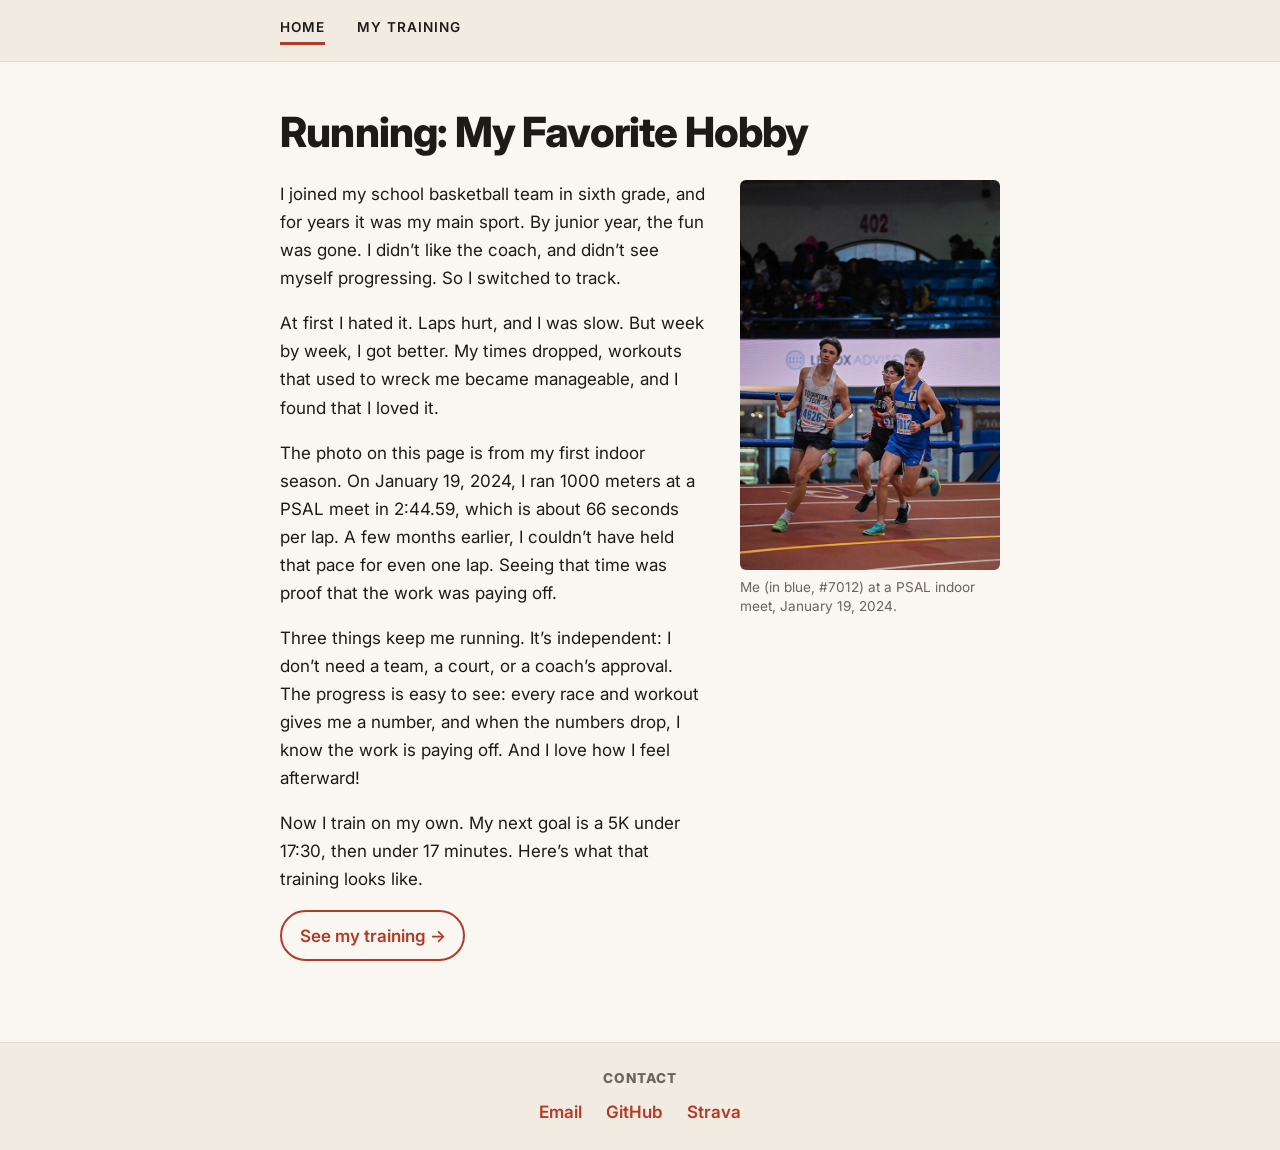
<file: index.html>
<!DOCTYPE html>
<html lang="en">
<head>
  <meta charset="utf-8">
  <meta name="viewport" content="width=device-width, initial-scale=1">
  <title>Running: My Favorite Hobby</title>

  <!-- Custom font: Inter, loaded from Google Fonts -->
  <link rel="preconnect" href="https://fonts.googleapis.com">
  <link rel="preconnect" href="https://fonts.gstatic.com" crossorigin>
  <link href="https://fonts.googleapis.com/css2?family=Inter:wght@400;600;800&display=swap" rel="stylesheet">

  <!-- One shared stylesheet for every page (relative path, so it works on GitHub Pages) -->
  <link rel="stylesheet" href="css/style.css">
</head>
<body>

  <!-- Navigation: same on every page; aria-current marks the page you're on -->
  <header class="site-header">
    <nav>
      <a href="index.html" aria-current="page">Home</a>
      <a href="training.html">My Training</a>
    </nav>
  </header>

  <main>
    <h1>Running: My Favorite Hobby</h1>

    <!-- Two-column layout: text on the left, photo on the right (stacks on phones) -->
    <div class="intro-grid">
      <div class="intro-text">
        <p>
          I joined my school basketball team in sixth grade, and for years it was my main
          sport. By junior year, the fun was gone. I didn’t like the coach, and didn’t see
          myself progressing. So I switched to track.
        </p>
        <p>
          At first I hated it. Laps hurt, and I was slow. But week by week, I got better. My
          times dropped, workouts that used to wreck me became manageable, and I found that I
          loved it.
        </p>
        <p>
          The photo on this page is from my first indoor season. On January 19, 2024, I ran
          1000 meters at a PSAL meet in 2:44.59, which is about 66 seconds per lap. A few
          months earlier, I couldn’t have held that pace for even one lap. Seeing that time
          was proof that the work was paying off.
        </p>
        <p>
          Three things keep me running. It’s independent: I don’t need a team, a court, or a
          coach’s approval. The progress is easy to see: every race and workout gives me a
          number, and when the numbers drop, I know the work is paying off. And I love how I
          feel afterward!
        </p>
        <p>
          Now I train on my own. My next goal is a 5K under 17:30, then under 17 minutes.
          Here’s what that training looks like.
        </p>
        <p><a class="cta" href="training.html">See my training →</a></p>
      </div>

      <figure class="portrait">
        <img src="images/relay.jpg"
             alt="Sebastian, wearing a blue singlet with bib number 7012, racing on an indoor track">
        <figcaption>Me (in blue, #7012) at a PSAL indoor meet, January 19, 2024.</figcaption>
      </figure>
    </div>
  </main>

  <!-- Contact section: same footer on every page -->
  <footer class="site-footer">
    <h2>Contact</h2>
    <ul class="contact-links">
      <li><a href="mailto:brookes.se@northeastern.edu">Email</a></li>
      <li><a href="https://github.com/sebastianbrookes">GitHub</a></li>
      <li><a href="https://www.strava.com/athletes/117454386">Strava</a></li>
    </ul>
  </footer>

</body>
</html>
</file>
<file: css/style.css>
/* ===== Color scheme: track-inspired =====
   All colors live here as variables, so the whole site (and the chart) share one palette. */
:root {
  --bg: #faf7f2;         /* warm off-white background */
  --surface: #f1ebe2;    /* slightly darker tint for the header/footer */
  --border: #e2d9cc;
  --text: #1d1b18;       /* near-black body text */
  --muted: #6b645b;      /* captions, axis labels */
  --accent: #b23a26;     /* track red: links, current page, chart bars */
}

/* ===== Typography: Inter everywhere, with a clear size scale ===== */
body {
  margin: 0;
  background: var(--bg);
  color: var(--text);
  font-family: "Inter", system-ui, sans-serif;
  font-size: 17px;
  line-height: 1.65;
}

h1 {
  font-size: 2.6rem;     /* the biggest heading on the site */
  font-weight: 800;
  line-height: 1.1;
  letter-spacing: -0.02em;
  text-wrap: balance;    /* evens out line lengths so one word isn't left alone */
  margin: 0 0 1.5rem;
}

h2 {
  font-size: 1.5rem;     /* clearly smaller than h1 */
  font-weight: 800;
  letter-spacing: -0.01em;
  margin: 2.5rem 0 0.75rem;
}

a {
  color: var(--accent);
  text-decoration: none;
}
a:hover {
  text-decoration: underline;
}

/* ===== Layout: one centered column ===== */
main {
  max-width: 720px;      /* keeps lines of text a comfortable length */
  margin: 0 auto;
  padding: 3rem 1.25rem 4rem;
}

/* ===== Header navigation ===== */
.site-header {
  background: var(--surface);
  border-bottom: 1px solid var(--border);
}
.site-header nav {
  max-width: 720px;
  margin: 0 auto;
  padding: 1rem 1.25rem;
  display: flex;
  gap: 2rem;
}
.site-header a {
  color: var(--text);
  font-size: 0.85rem;
  font-weight: 600;
  text-transform: uppercase;
  letter-spacing: 0.08em;
  padding-bottom: 0.25rem;
  border-bottom: 3px solid transparent;
}
/* The page you're currently on gets a red underline */
.site-header a[aria-current="page"] {
  border-bottom-color: var(--accent);
}
.site-header a:hover {
  text-decoration: none;
  border-bottom-color: var(--accent);
}

/* ===== Home: text beside the portrait photo ===== */
.intro-grid {
  display: grid;
  grid-template-columns: 1fr 260px;   /* text takes the rest, photo is 260px wide */
  gap: 2rem;
  align-items: start;
}
.intro-text p:first-child {
  margin-top: 0;
}

figure {
  margin: 0;
}
figure img {
  display: block;
  width: 100%;
  border-radius: 6px;
}
figcaption {
  margin-top: 0.5rem;
  font-size: 0.85rem;
  color: var(--muted);
  line-height: 1.45;
}

.cta {
  display: inline-block;
  font-weight: 600;
  padding: 0.6rem 1.1rem;
  border: 2px solid var(--accent);
  border-radius: 999px;
}
.cta:hover {
  background: var(--accent);
  color: var(--bg);
  text-decoration: none;
}

/* ===== Training page: cropped banner ===== */
.banner {
  margin-bottom: 2rem;
}
.banner img {
  height: 240px;
  object-fit: cover;     /* crops the photo to fill the box instead of stretching it */
}

/* ===== Chart ===== */
.chart-figure {
  margin: 1rem 0 1.5rem;
}
#chart {
  overflow-x: auto;      /* on narrow phones, scroll the chart sideways instead of shrinking it */
}
#chart svg {
  display: block;
  width: 100%;           /* the SVG scales with the page width */
  min-width: 560px;      /* ...but never so small that the labels become unreadable */
  height: auto;
}
#chart text {
  font-family: "Inter", system-ui, sans-serif;
}
.axis text {
  fill: var(--muted);
  font-size: 12px;
}
.axis path,
.axis line {
  stroke: var(--border);
}
.bar.ran {
  fill: var(--accent);
}
.bar.planned {
  fill: var(--accent);
  fill-opacity: 0.2;
  stroke: var(--accent);
  stroke-width: 1.5;
  stroke-dasharray: 4 3;  /* dashed outline = not run yet */
}
/* Hover: each bar gets a little darker/lighter, but planned bars stay clearly "planned" */
.bar.ran:hover {
  fill-opacity: 0.8;
}
.bar.planned:hover {
  fill-opacity: 0.4;
}
.axis-title {
  fill: var(--muted);
  font-size: 12px;
}
.legend-text {
  fill: var(--text);
  font-size: 12px;
}
.bar-label {
  fill: var(--text);
  font-size: 12px;
  font-weight: 600;
}

/* Tooltip box that follows the mouse */
.tooltip {
  position: absolute;
  pointer-events: none;   /* so the tooltip never blocks the mouse */
  background: var(--text);
  color: var(--bg);
  font-size: 0.8rem;
  line-height: 1.4;
  padding: 0.5rem 0.7rem;
  border-radius: 6px;
  max-width: 220px;
  opacity: 0;
  transition: opacity 0.15s;
}

/* ===== Phases list ===== */
.phases li {
  margin-bottom: 0.6rem;
  padding-left: 0.25rem;
}
.phases li::marker {
  color: var(--accent);
  font-weight: 800;
}

/* ===== Footer / contact ===== */
.site-footer {
  background: var(--surface);
  border-top: 1px solid var(--border);
  padding: 1.5rem 1.25rem;
  text-align: center;
}
.site-footer h2 {
  margin: 0 0 0.5rem;
  font-size: 0.85rem;
  text-transform: uppercase;
  letter-spacing: 0.08em;
  color: var(--muted);
}
.contact-links {
  list-style: none;
  margin: 0;
  padding: 0;
  display: flex;
  justify-content: center;
  gap: 1.5rem;
  font-weight: 600;
}

/* ===== Phones: stack the home layout and shrink the big heading ===== */
@media (max-width: 640px) {
  h1 {
    font-size: 2rem;
  }
  .intro-grid {
    grid-template-columns: 1fr;
  }
  .portrait {
    max-width: 320px;
  }
  .banner img {
    height: 160px;
  }
}
</file>
